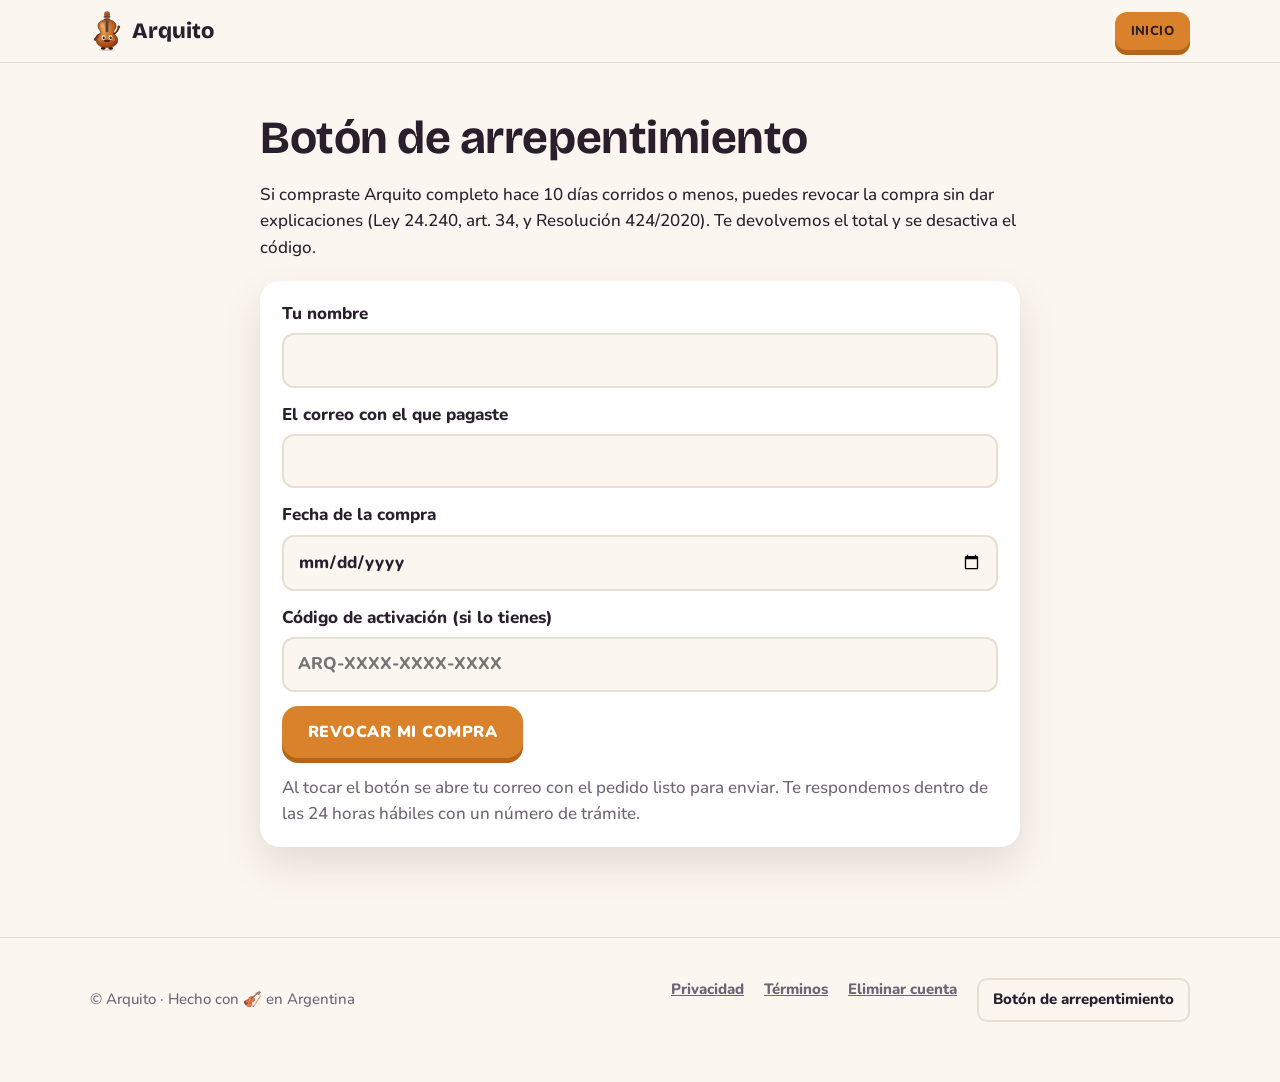
<file: arrepentimiento.html>
<!doctype html>
<html lang="es">
<head>
<meta charset="utf-8">
<meta name="viewport" content="width=device-width, initial-scale=1">
<title>Botón de arrepentimiento · Arquito</title>
<link rel="icon" href="img/arquito-wave.svg" type="image/svg+xml">
<link rel="stylesheet" href="site.css">
</head>
<body>
<header class="top"><div class="wrap"><a class="brand" href="index.html"><img src="img/arquito-wave.svg" alt="">Arquito</a><nav><a class="btn sm" href="index.html">Inicio</a></nav></div></header>
<main class="wrap"><article class="doc">
<h1>Botón de arrepentimiento</h1>
<p>Si compraste Arquito completo hace 10 días corridos o menos, puedes revocar la compra sin dar explicaciones (Ley 24.240, art. 34, y Resolución 424/2020). Te devolvemos el total y se desactiva el código.</p>
<div class="box">
<form id="f">
<label>Tu nombre <input name="n" required maxlength="80"></label>
<label>El correo con el que pagaste <input name="e" type="email" required maxlength="120"></label>
<label>Fecha de la compra <input name="d" type="date" required></label>
<label>Código de activación (si lo tienes) <input name="c" maxlength="24" placeholder="ARQ-XXXX-XXXX-XXXX"></label>
<button class="btn" type="submit">Revocar mi compra</button>
</form>
<p class="muted" style="margin-bottom:0">Al tocar el botón se abre tu correo con el pedido listo para enviar. Te respondemos dentro de las 24 horas hábiles con un número de trámite.</p>
</div>
<script>
document.getElementById('f').addEventListener('submit', e => {
  e.preventDefault(); const v = Object.fromEntries(new FormData(e.target));
  const body = `Quiero revocar mi compra de Arquito completo (botón de arrepentimiento).\n\nNombre: ${v.n}\nCorreo de pago: ${v.e}\nFecha de compra: ${v.d}\nCódigo: ${v.c || '-'}`;
  location.href = 'mailto:arquito.app@gmail.com?subject=' + encodeURIComponent('Arrepentimiento de compra · Arquito') + '&body=' + encodeURIComponent(body);
});
</script>
</article></main>
<footer><div class="wrap"><span>© Arquito · Hecho con 🎻 en Argentina</span><nav><a href="privacidad.html">Privacidad</a><a href="terminos.html">Términos</a><a href="eliminar-cuenta.html">Eliminar cuenta</a><a class="arrep" href="arrepentimiento.html">Botón de arrepentimiento</a></nav></div></footer>
</body>
</html>
</file>
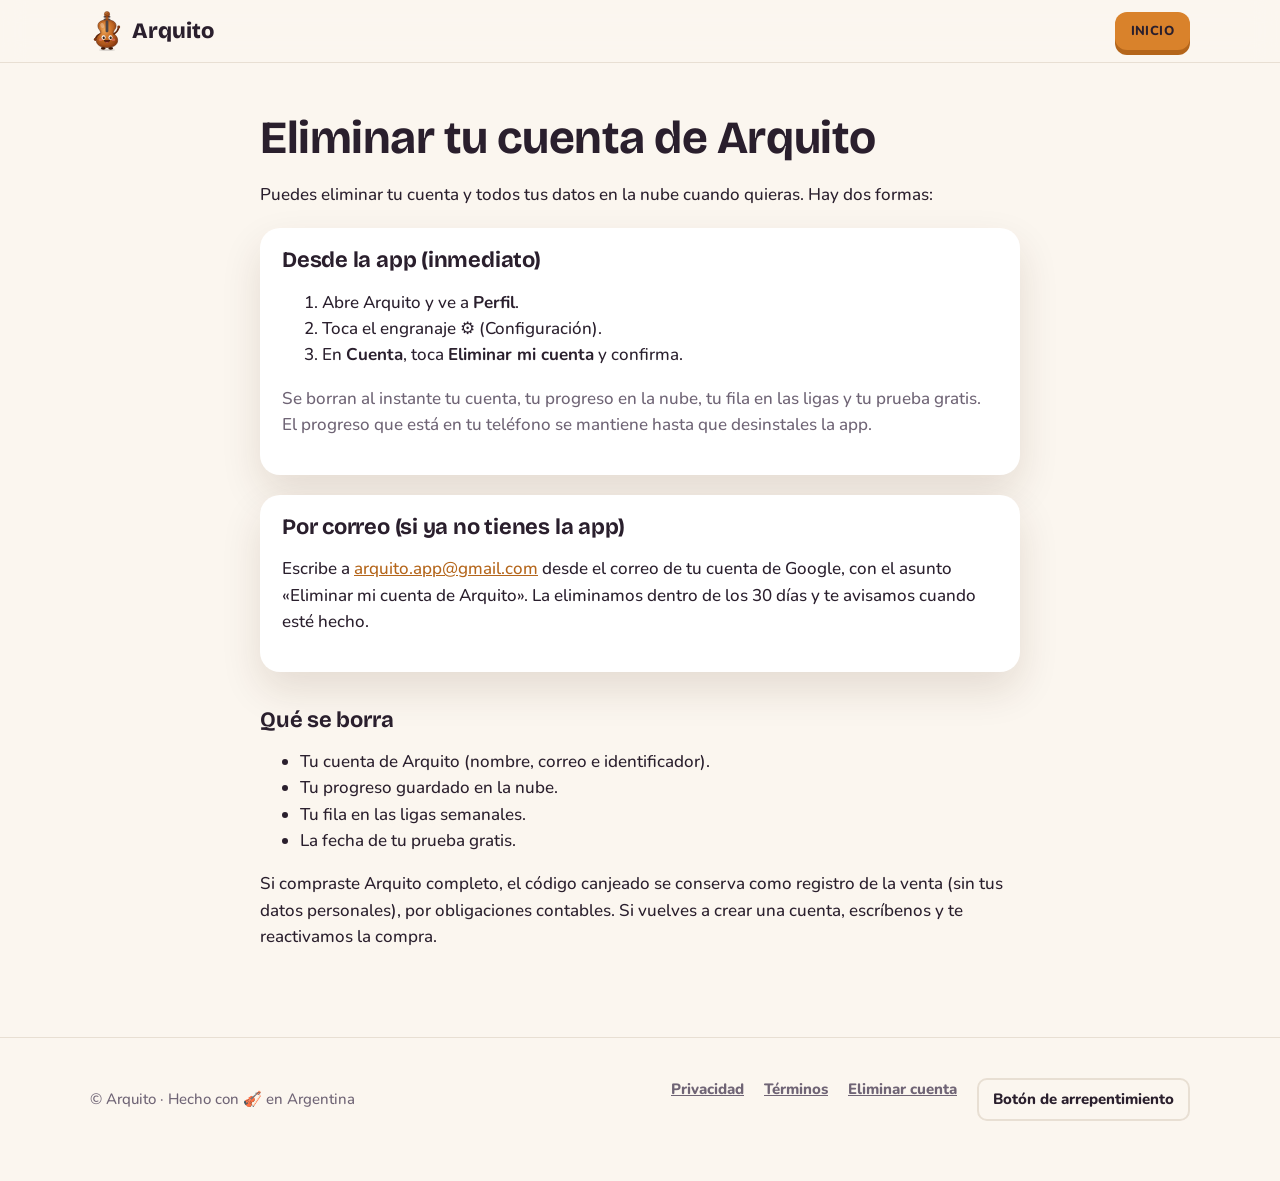
<file: eliminar-cuenta.html>
<!doctype html>
<html lang="es">
<head>
<meta charset="utf-8">
<meta name="viewport" content="width=device-width, initial-scale=1">
<title>Eliminar tu cuenta · Arquito</title>
<link rel="icon" href="img/arquito-wave.svg" type="image/svg+xml">
<link rel="stylesheet" href="site.css">
</head>
<body>
<header class="top"><div class="wrap"><a class="brand" href="index.html"><img src="img/arquito-wave.svg" alt="">Arquito</a><nav><a class="btn sm" href="index.html">Inicio</a></nav></div></header>
<main class="wrap"><article class="doc">
<h1>Eliminar tu cuenta de Arquito</h1>
<p>Puedes eliminar tu cuenta y todos tus datos en la nube cuando quieras. Hay dos formas:</p>
<div class="box"><h2 style="margin-top:0">Desde la app (inmediato)</h2>
<ol><li>Abre Arquito y ve a <b>Perfil</b>.</li><li>Toca el engranaje <b>⚙️</b> (Configuración).</li><li>En <b>Cuenta</b>, toca <b>Eliminar mi cuenta</b> y confirma.</li></ol>
<p class="muted">Se borran al instante tu cuenta, tu progreso en la nube, tu fila en las ligas y tu prueba gratis. El progreso que está en tu teléfono se mantiene hasta que desinstales la app.</p></div>
<div class="box"><h2 style="margin-top:0">Por correo (si ya no tienes la app)</h2>
<p>Escribe a <a href="mailto:arquito.app@gmail.com?subject=Eliminar%20mi%20cuenta%20de%20Arquito">arquito.app@gmail.com</a> desde el correo de tu cuenta de Google, con el asunto «Eliminar mi cuenta de Arquito». La eliminamos dentro de los 30 días y te avisamos cuando esté hecho.</p></div>
<h2>Qué se borra</h2>
<ul><li>Tu cuenta de Arquito (nombre, correo e identificador).</li><li>Tu progreso guardado en la nube.</li><li>Tu fila en las ligas semanales.</li><li>La fecha de tu prueba gratis.</li></ul>
<p>Si compraste Arquito completo, el código canjeado se conserva como registro de la venta (sin tus datos personales), por obligaciones contables. Si vuelves a crear una cuenta, escríbenos y te reactivamos la compra.</p>
</article></main>
<footer><div class="wrap"><span>© Arquito · Hecho con 🎻 en Argentina</span><nav><a href="privacidad.html">Privacidad</a><a href="terminos.html">Términos</a><a href="eliminar-cuenta.html">Eliminar cuenta</a><a class="arrep" href="arrepentimiento.html">Botón de arrepentimiento</a></nav></div></footer>
</body>
</html>
</file>
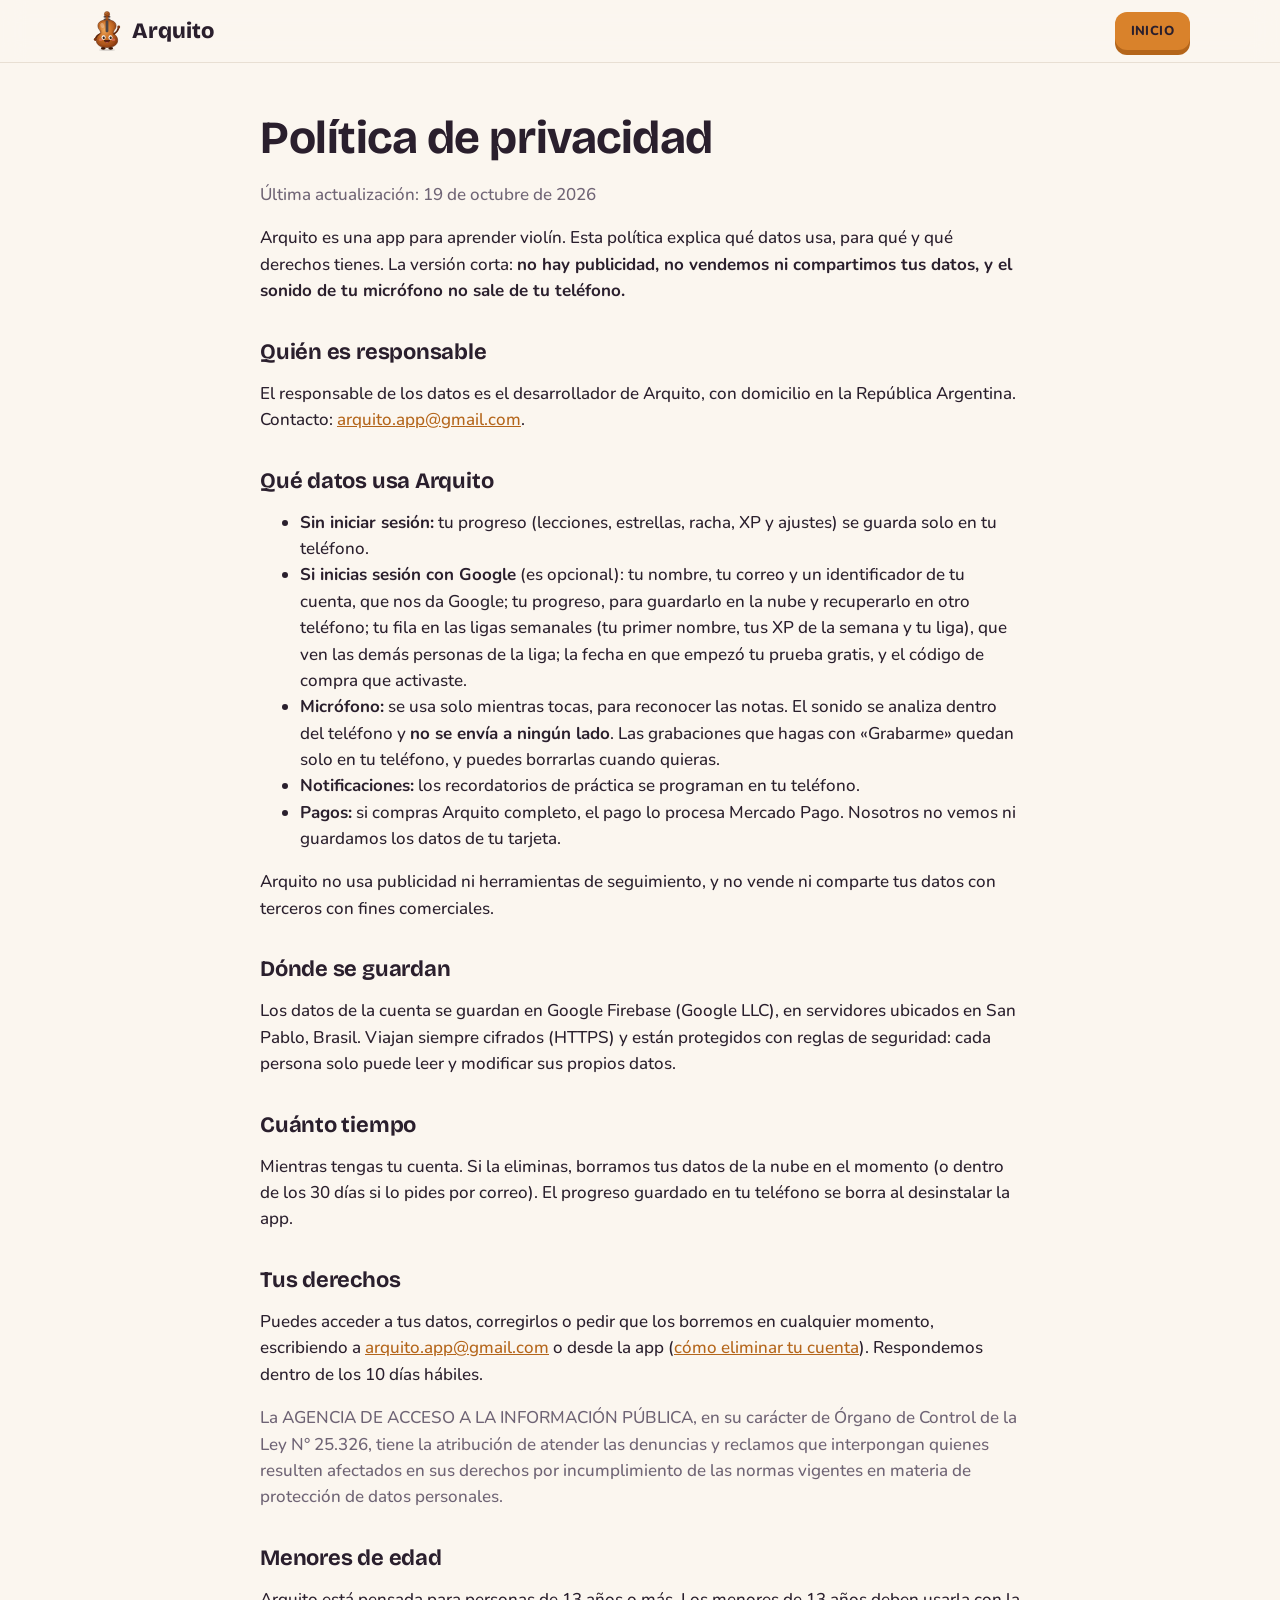
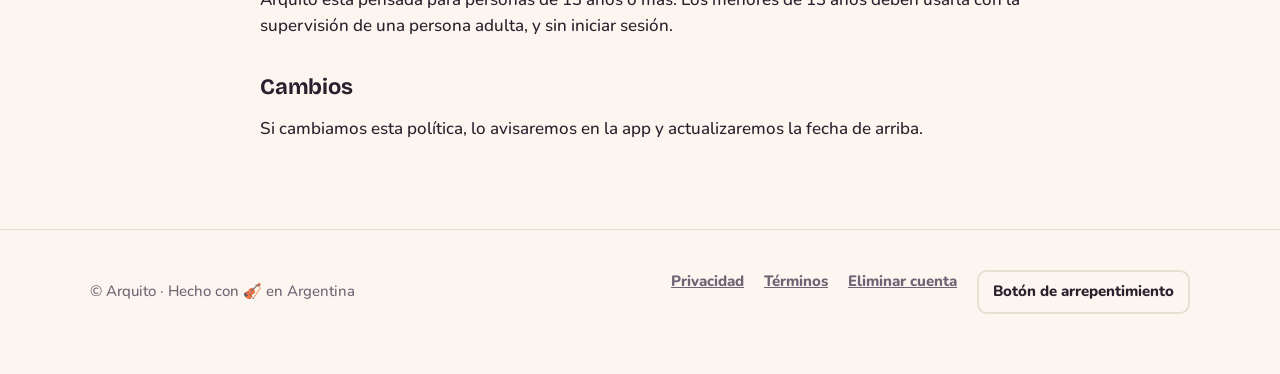
<file: privacidad.html>
<!doctype html>
<html lang="es">
<head>
<meta charset="utf-8">
<meta name="viewport" content="width=device-width, initial-scale=1">
<title>Política de privacidad · Arquito</title>
<link rel="icon" href="img/arquito-wave.svg" type="image/svg+xml">
<link rel="stylesheet" href="site.css">
</head>
<body>
<header class="top"><div class="wrap"><a class="brand" href="index.html"><img src="img/arquito-wave.svg" alt="">Arquito</a><nav><a class="btn sm" href="index.html">Inicio</a></nav></div></header>
<main class="wrap"><article class="doc">
<h1>Política de privacidad</h1>
<p class="muted">Última actualización: 19 de octubre de 2026</p>
<p>Arquito es una app para aprender violín. Esta política explica qué datos usa, para qué y qué derechos tienes. La versión corta: <b>no hay publicidad, no vendemos ni compartimos tus datos, y el sonido de tu micrófono no sale de tu teléfono.</b></p>
<h2>Quién es responsable</h2>
<p>El responsable de los datos es el desarrollador de Arquito, con domicilio en la República Argentina. Contacto: <a href="mailto:arquito.app@gmail.com">arquito.app@gmail.com</a>.</p>
<h2>Qué datos usa Arquito</h2>
<ul>
<li><b>Sin iniciar sesión:</b> tu progreso (lecciones, estrellas, racha, XP y ajustes) se guarda solo en tu teléfono.</li>
<li><b>Si inicias sesión con Google</b> (es opcional): tu nombre, tu correo y un identificador de tu cuenta, que nos da Google; tu progreso, para guardarlo en la nube y recuperarlo en otro teléfono; tu fila en las ligas semanales (tu primer nombre, tus XP de la semana y tu liga), que ven las demás personas de la liga; la fecha en que empezó tu prueba gratis, y el código de compra que activaste.</li>
<li><b>Micrófono:</b> se usa solo mientras tocas, para reconocer las notas. El sonido se analiza dentro del teléfono y <b>no se envía a ningún lado</b>. Las grabaciones que hagas con «Grabarme» quedan solo en tu teléfono, y puedes borrarlas cuando quieras.</li>
<li><b>Notificaciones:</b> los recordatorios de práctica se programan en tu teléfono.</li>
<li><b>Pagos:</b> si compras Arquito completo, el pago lo procesa Mercado Pago. Nosotros no vemos ni guardamos los datos de tu tarjeta.</li>
</ul>
<p>Arquito no usa publicidad ni herramientas de seguimiento, y no vende ni comparte tus datos con terceros con fines comerciales.</p>
<h2>Dónde se guardan</h2>
<p>Los datos de la cuenta se guardan en Google Firebase (Google LLC), en servidores ubicados en San Pablo, Brasil. Viajan siempre cifrados (HTTPS) y están protegidos con reglas de seguridad: cada persona solo puede leer y modificar sus propios datos.</p>
<h2>Cuánto tiempo</h2>
<p>Mientras tengas tu cuenta. Si la eliminas, borramos tus datos de la nube en el momento (o dentro de los 30 días si lo pides por correo). El progreso guardado en tu teléfono se borra al desinstalar la app.</p>
<h2>Tus derechos</h2>
<p>Puedes acceder a tus datos, corregirlos o pedir que los borremos en cualquier momento, escribiendo a <a href="mailto:arquito.app@gmail.com">arquito.app@gmail.com</a> o desde la app (<a href="eliminar-cuenta.html">cómo eliminar tu cuenta</a>). Respondemos dentro de los 10 días hábiles.</p>
<p class="muted">La AGENCIA DE ACCESO A LA INFORMACIÓN PÚBLICA, en su carácter de Órgano de Control de la Ley N° 25.326, tiene la atribución de atender las denuncias y reclamos que interpongan quienes resulten afectados en sus derechos por incumplimiento de las normas vigentes en materia de protección de datos personales.</p>
<h2>Menores de edad</h2>
<p>Arquito está pensada para personas de 13 años o más. Los menores de 13 años deben usarla con la supervisión de una persona adulta, y sin iniciar sesión.</p>
<h2>Cambios</h2>
<p>Si cambiamos esta política, lo avisaremos en la app y actualizaremos la fecha de arriba.</p>
</article></main>
<footer><div class="wrap"><span>© Arquito · Hecho con 🎻 en Argentina</span><nav><a href="privacidad.html">Privacidad</a><a href="terminos.html">Términos</a><a href="eliminar-cuenta.html">Eliminar cuenta</a><a class="arrep" href="arrepentimiento.html">Botón de arrepentimiento</a></nav></div></footer>
</body>
</html>
</file>
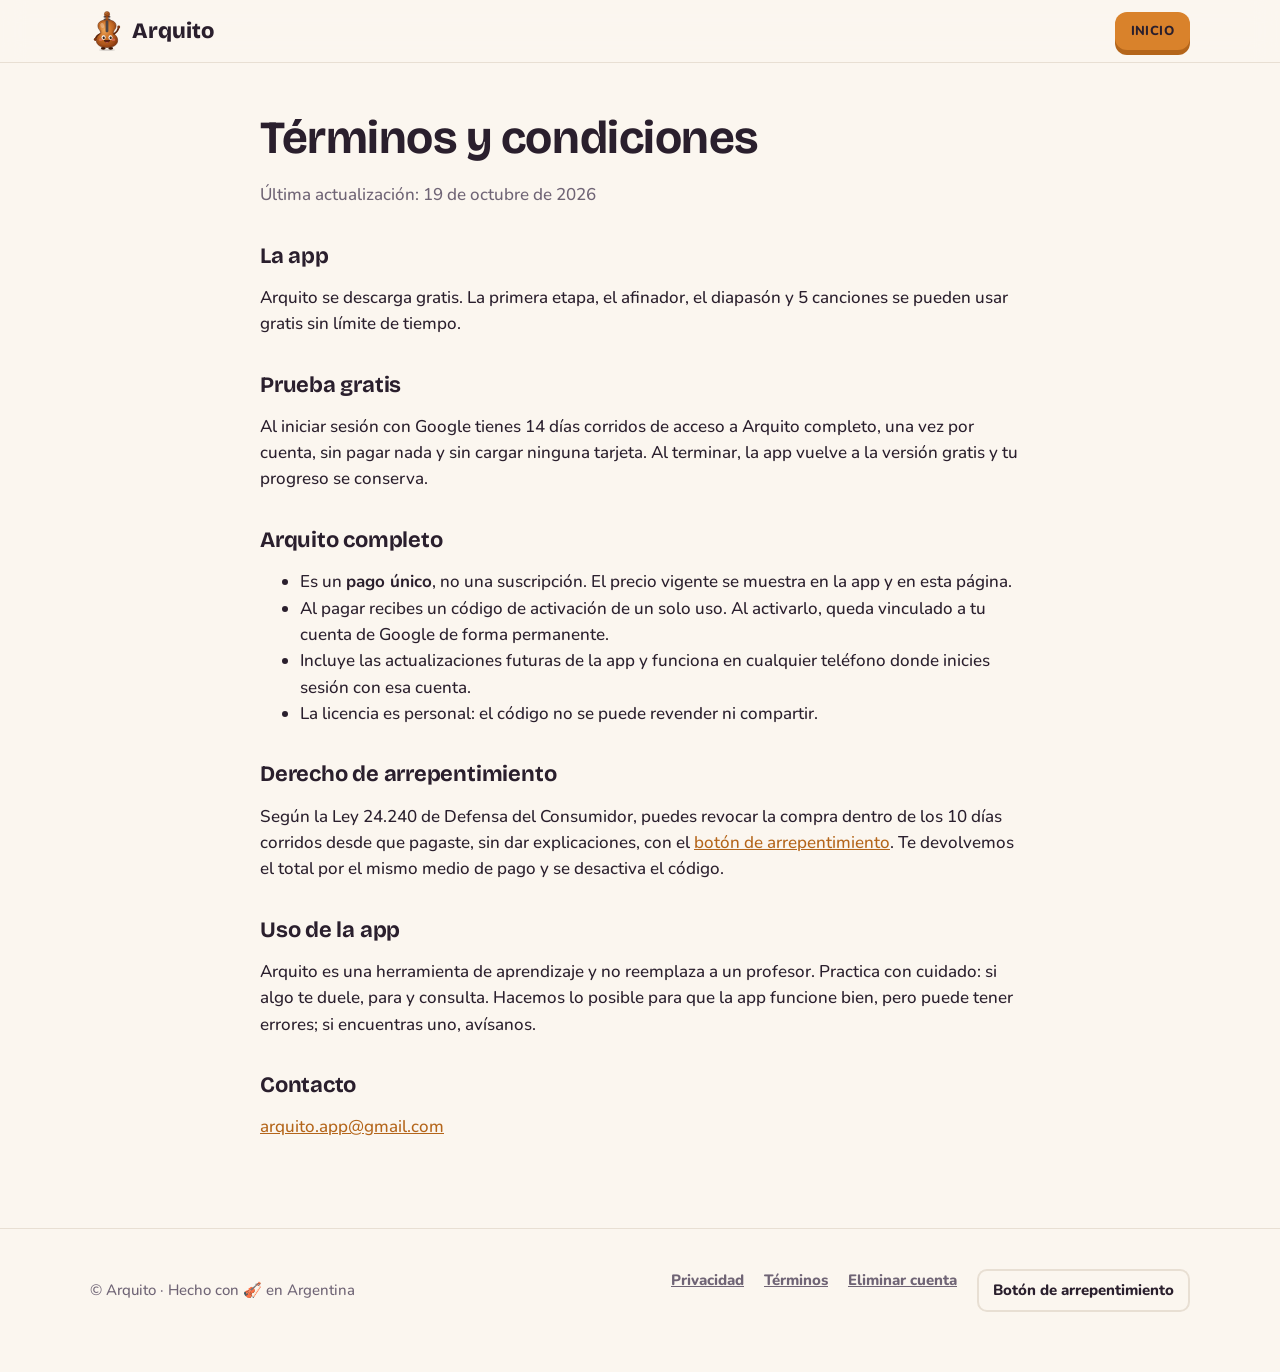
<file: terminos.html>
<!doctype html>
<html lang="es">
<head>
<meta charset="utf-8">
<meta name="viewport" content="width=device-width, initial-scale=1">
<title>Términos y condiciones · Arquito</title>
<link rel="icon" href="img/arquito-wave.svg" type="image/svg+xml">
<link rel="stylesheet" href="site.css">
</head>
<body>
<header class="top"><div class="wrap"><a class="brand" href="index.html"><img src="img/arquito-wave.svg" alt="">Arquito</a><nav><a class="btn sm" href="index.html">Inicio</a></nav></div></header>
<main class="wrap"><article class="doc">
<h1>Términos y condiciones</h1>
<p class="muted">Última actualización: 19 de octubre de 2026</p>
<h2>La app</h2>
<p>Arquito se descarga gratis. La primera etapa, el afinador, el diapasón y 5 canciones se pueden usar gratis sin límite de tiempo.</p>
<h2>Prueba gratis</h2>
<p>Al iniciar sesión con Google tienes 14 días corridos de acceso a Arquito completo, una vez por cuenta, sin pagar nada y sin cargar ninguna tarjeta. Al terminar, la app vuelve a la versión gratis y tu progreso se conserva.</p>
<h2>Arquito completo</h2>
<ul>
<li>Es un <b>pago único</b>, no una suscripción. El precio vigente se muestra en la app y en esta página.</li>
<li>Al pagar recibes un código de activación de un solo uso. Al activarlo, queda vinculado a tu cuenta de Google de forma permanente.</li>
<li>Incluye las actualizaciones futuras de la app y funciona en cualquier teléfono donde inicies sesión con esa cuenta.</li>
<li>La licencia es personal: el código no se puede revender ni compartir.</li>
</ul>
<h2>Derecho de arrepentimiento</h2>
<p>Según la Ley 24.240 de Defensa del Consumidor, puedes revocar la compra dentro de los 10 días corridos desde que pagaste, sin dar explicaciones, con el <a href="arrepentimiento.html">botón de arrepentimiento</a>. Te devolvemos el total por el mismo medio de pago y se desactiva el código.</p>
<h2>Uso de la app</h2>
<p>Arquito es una herramienta de aprendizaje y no reemplaza a un profesor. Practica con cuidado: si algo te duele, para y consulta. Hacemos lo posible para que la app funcione bien, pero puede tener errores; si encuentras uno, avísanos.</p>
<h2>Contacto</h2>
<p><a href="mailto:arquito.app@gmail.com">arquito.app@gmail.com</a></p>
</article></main>
<footer><div class="wrap"><span>© Arquito · Hecho con 🎻 en Argentina</span><nav><a href="privacidad.html">Privacidad</a><a href="terminos.html">Términos</a><a href="eliminar-cuenta.html">Eliminar cuenta</a><a class="arrep" href="arrepentimiento.html">Botón de arrepentimiento</a></nav></div></footer>
</body>
</html>
</file>
<file: site.css>
@import url('fonts.css');
:root {
  --bg: #FBF6EF; --bg2: #F4ECE1; --surface: #FFFFFF; --ink: #2A1F2D; --muted: #6F6475; --line: #E8DFD3;
  --accent: #D9822B; --accent-deep: #B4651A; --wine: #7A2742; --teal: #2F7F8A; --ok: #3AA45B; --gold: #F2B630;
  --shadow: 0 18px 40px rgba(66, 36, 12, .12);
}
@media (prefers-color-scheme: dark) {
  :root { --bg: #16121A; --bg2: #1E1823; --surface: #241D29; --ink: #F2ECF4; --muted: #B3A7B9; --line: #3A3141; --accent: #EE9B45; --accent-deep: #F2B06A; --wine: #D0698C; --teal: #4FB4C0; --shadow: 0 18px 40px rgba(0, 0, 0, .4); }
}
* { box-sizing: border-box; }
html { scroll-behavior: smooth; }
body { margin: 0; background: var(--bg); color: var(--ink); font: 500 17px/1.55 'Nunito', system-ui, sans-serif; -webkit-font-smoothing: antialiased; }
h1, h2, h3 { font-family: 'Bricolage Grotesque', 'Nunito', sans-serif; line-height: 1.1; margin: 0 0 .4em; letter-spacing: -.01em; }
a { color: var(--accent-deep); }
img { max-width: 100%; display: block; }
.wrap { width: min(1100px, 100% - 32px); margin-inline: auto; }
/* barra superior */
.top { position: sticky; top: 0; z-index: 10; background: color-mix(in srgb, var(--bg) 88%, transparent); backdrop-filter: blur(12px); -webkit-backdrop-filter: blur(12px); border-bottom: 1px solid var(--line); }
.top .wrap { display: flex; align-items: center; justify-content: space-between; height: 62px; gap: 12px; }
.brand { display: flex; align-items: center; gap: 8px; font: 800 22px 'Bricolage Grotesque', sans-serif; color: var(--ink); text-decoration: none; }
.brand img { width: 34px; height: 40px; }
.top nav { display: flex; gap: 18px; align-items: center; }
.top nav a { color: var(--ink); text-decoration: none; font-weight: 800; font-size: 15px; }
.top nav a.hide-sm { } @media (max-width: 640px) { .top nav a.hide-sm { display: none; } }
/* botones */
.btn { display: inline-flex; align-items: center; justify-content: center; gap: 10px; padding: 15px 26px; border-radius: 16px; border: 0; background: var(--accent); color: #fff; font: 900 16px 'Nunito', sans-serif; letter-spacing: .03em; text-transform: uppercase; text-decoration: none; box-shadow: 0 5px 0 var(--accent-deep); cursor: pointer; transition: transform .12s, box-shadow .12s; }
.btn:active { transform: translateY(3px); box-shadow: 0 2px 0 var(--accent-deep); }
.btn svg { width: 22px; height: 22px; }
.btn.ghost { background: var(--surface); color: var(--ink); box-shadow: 0 5px 0 var(--line); border: 2px solid var(--line); }
.btn.sm { padding: 10px 16px; font-size: 13px; border-radius: 12px; }
/* portada */
.hero { position: relative; overflow: hidden; padding: 48px 0 70px; }
.hero::before { content: ''; position: absolute; inset: -40% -20% auto auto; width: 70vw; height: 70vw; max-width: 760px; max-height: 760px; border-radius: 50%; background: radial-gradient(closest-side, color-mix(in srgb, var(--accent) 22%, transparent), transparent); }
.hero .wrap { position: relative; display: grid; grid-template-columns: 1.1fr .9fr; gap: 30px; align-items: center; }
@media (max-width: 860px) { .hero .wrap { grid-template-columns: 1fr; text-align: center; } .hero .phone { margin-inline: auto; } .hero .ctas, .hero .badges { justify-content: center; } }
.eyebrow { display: inline-block; font-weight: 900; font-size: 13px; letter-spacing: .1em; text-transform: uppercase; color: var(--teal); margin-bottom: 10px; }
.hero h1 { font-size: clamp(40px, 7vw, 68px); }
.hero h1 em { font-style: normal; color: var(--accent); }
.hero p.lead { font-size: 20px; color: var(--muted); max-width: 34ch; margin: 0 0 26px; }
@media (max-width: 860px) { .hero p.lead { margin-inline: auto; } }
.ctas { display: flex; gap: 14px; flex-wrap: wrap; }
.badges { display: flex; gap: 8px 18px; flex-wrap: wrap; margin-top: 22px; color: var(--muted); font-weight: 800; font-size: 14px; }
.badges span { display: inline-flex; align-items: center; gap: 6px; } .badges svg { width: 18px; height: 18px; color: var(--ok); }
.hero-art { position: relative; display: grid; place-items: center; }
.mascot { position: absolute; left: -6%; bottom: -4%; width: 34%; filter: drop-shadow(0 12px 18px rgba(0,0,0,.18)); animation: bob 3.2s ease-in-out infinite; z-index: 2; }
@keyframes bob { 50% { transform: translateY(-12px) rotate(-3deg); } }
/* teléfono */
.phone { width: min(300px, 70vw); aspect-ratio: 9 / 16; border-radius: 34px; padding: 10px; background: #1B1520; box-shadow: var(--shadow), inset 0 0 0 2px #3a3141; position: relative; }
.phone img { width: 100%; height: 100%; object-fit: cover; border-radius: 26px; }
.phone::before { content: ''; position: absolute; top: 18px; left: 50%; transform: translateX(-50%); width: 70px; height: 6px; border-radius: 6px; background: #000; opacity: .5; z-index: 1; }
/* secciones */
section { padding: 70px 0; }
section.alt { background: var(--bg2); }
.sec-h { text-align: center; max-width: 640px; margin: 0 auto 40px; }
.sec-h h2 { font-size: clamp(30px, 5vw, 44px); }
.sec-h p { color: var(--muted); font-size: 18px; margin: 0; }
.feats { display: grid; grid-template-columns: repeat(3, 1fr); gap: 28px; }
@media (max-width: 900px) { .feats { grid-template-columns: repeat(2, 1fr); } }
@media (max-width: 560px) { .feats { grid-template-columns: 1fr; } }
.feat { background: var(--surface); border-radius: 26px; padding: 18px 18px 22px; box-shadow: var(--shadow); display: grid; gap: 14px; align-content: start; }
.feat .shot { border-radius: 18px; overflow: hidden; aspect-ratio: 9 / 11; background: var(--bg2); }
.feat .shot img { width: 100%; height: 100%; object-fit: cover; object-position: top; }
.feat h3 { font-size: 21px; margin: 0; } .feat p { margin: 0; color: var(--muted); }
.feat .tag { justify-self: start; font-size: 12px; font-weight: 900; letter-spacing: .06em; text-transform: uppercase; padding: 4px 10px; border-radius: 99px; background: color-mix(in srgb, var(--fc, var(--accent)) 16%, transparent); color: var(--fc, var(--accent-deep)); }
/* pasos */
.steps { display: grid; grid-template-columns: repeat(4, 1fr); gap: 18px; counter-reset: s; }
@media (max-width: 900px) { .steps { grid-template-columns: repeat(2, 1fr); } }
@media (max-width: 520px) { .steps { grid-template-columns: 1fr; } }
.step { background: var(--surface); border-radius: 22px; padding: 22px; box-shadow: var(--shadow); counter-increment: s; position: relative; }
.step::before { content: counter(s); position: absolute; top: -14px; left: 18px; width: 34px; height: 34px; border-radius: 50%; background: var(--accent); color: #fff; font: 900 17px 'Nunito'; display: grid; place-items: center; box-shadow: 0 3px 0 var(--accent-deep); }
.step h3 { font-size: 18px; margin: 6px 0 6px; } .step p { margin: 0; color: var(--muted); font-size: 15px; }
.step .ic { width: 46px; height: 46px; border-radius: 14px; display: grid; place-items: center; background: var(--bg2); color: var(--accent-deep); margin-bottom: 8px; } .step .ic svg { width: 26px; height: 26px; }
/* precio */
.price-card { max-width: 520px; margin: 0 auto; background: var(--surface); border-radius: 30px; padding: 30px 28px; box-shadow: var(--shadow); text-align: center; border: 3px solid color-mix(in srgb, var(--gold) 55%, transparent); position: relative; }
.price-card .ribbon { position: absolute; top: -16px; left: 50%; transform: translateX(-50%); background: var(--teal); color: #fff; font-weight: 900; font-size: 13px; letter-spacing: .06em; text-transform: uppercase; padding: 7px 16px; border-radius: 99px; white-space: nowrap; }
.price-card ul { list-style: none; padding: 0; margin: 18px 0; text-align: left; display: grid; gap: 10px; }
.price-card li { display: flex; gap: 10px; font-weight: 700; } .price-card li svg { width: 22px; height: 22px; flex: none; color: var(--ok); }
.price { font: 800 46px 'Bricolage Grotesque', sans-serif; color: var(--accent-deep); margin: 6px 0 0; }
.price small { display: block; font: 700 15px 'Nunito'; color: var(--muted); }
.price-card .btn { width: 100%; margin-top: 16px; }
.price-card .note { font-size: 14px; color: var(--muted); margin-top: 14px; }
.free-row { display: flex; gap: 10px; justify-content: center; flex-wrap: wrap; margin-top: 26px; color: var(--muted); font-weight: 700; font-size: 15px; }
/* preguntas */
.faq { max-width: 760px; margin: 0 auto; display: grid; gap: 12px; }
.faq details { background: var(--surface); border-radius: 18px; padding: 4px 20px; box-shadow: 0 6px 16px rgba(66, 36, 12, .06); }
.faq summary { cursor: pointer; font-weight: 900; padding: 14px 0; list-style: none; display: flex; justify-content: space-between; gap: 12px; }
.faq summary::-webkit-details-marker { display: none; }
.faq summary::after { content: '+'; font-size: 24px; line-height: 1; color: var(--accent); transition: transform .2s; }
.faq details[open] summary::after { transform: rotate(45deg); }
.faq details p { margin: 0 0 16px; color: var(--muted); }
/* pie */
footer { padding: 40px 0 60px; border-top: 1px solid var(--line); color: var(--muted); font-size: 15px; }
footer .wrap { display: flex; flex-wrap: wrap; gap: 14px 26px; justify-content: space-between; align-items: center; }
footer nav { display: flex; flex-wrap: wrap; gap: 10px 20px; }
footer a { color: var(--muted); font-weight: 800; }
.arrep { display: inline-block; padding: 8px 14px; border-radius: 10px; border: 2px solid var(--line); text-decoration: none; color: var(--ink) !important; }
/* páginas legales */
.doc { max-width: 760px; margin: 0 auto; padding: 50px 0 70px; }
.doc h1 { font-size: clamp(32px, 6vw, 46px); }
.doc h2 { font-size: 22px; margin-top: 1.6em; }
.doc p, .doc li { color: var(--ink); }
.doc .muted { color: var(--muted); }
.doc .box { background: var(--surface); border-radius: 20px; padding: 20px 22px; box-shadow: var(--shadow); margin: 20px 0; }
.doc label { display: grid; gap: 6px; font-weight: 800; margin-bottom: 14px; }
.doc input, .doc textarea { font: inherit; padding: 12px 14px; border-radius: 12px; border: 2px solid var(--line); background: var(--bg); color: var(--ink); }
@media (prefers-reduced-motion: reduce) { * { animation: none !important; transition: none !important; scroll-behavior: auto !important; } }
:focus-visible { outline: 3px solid var(--teal); outline-offset: 3px; border-radius: 8px; }
</file>
